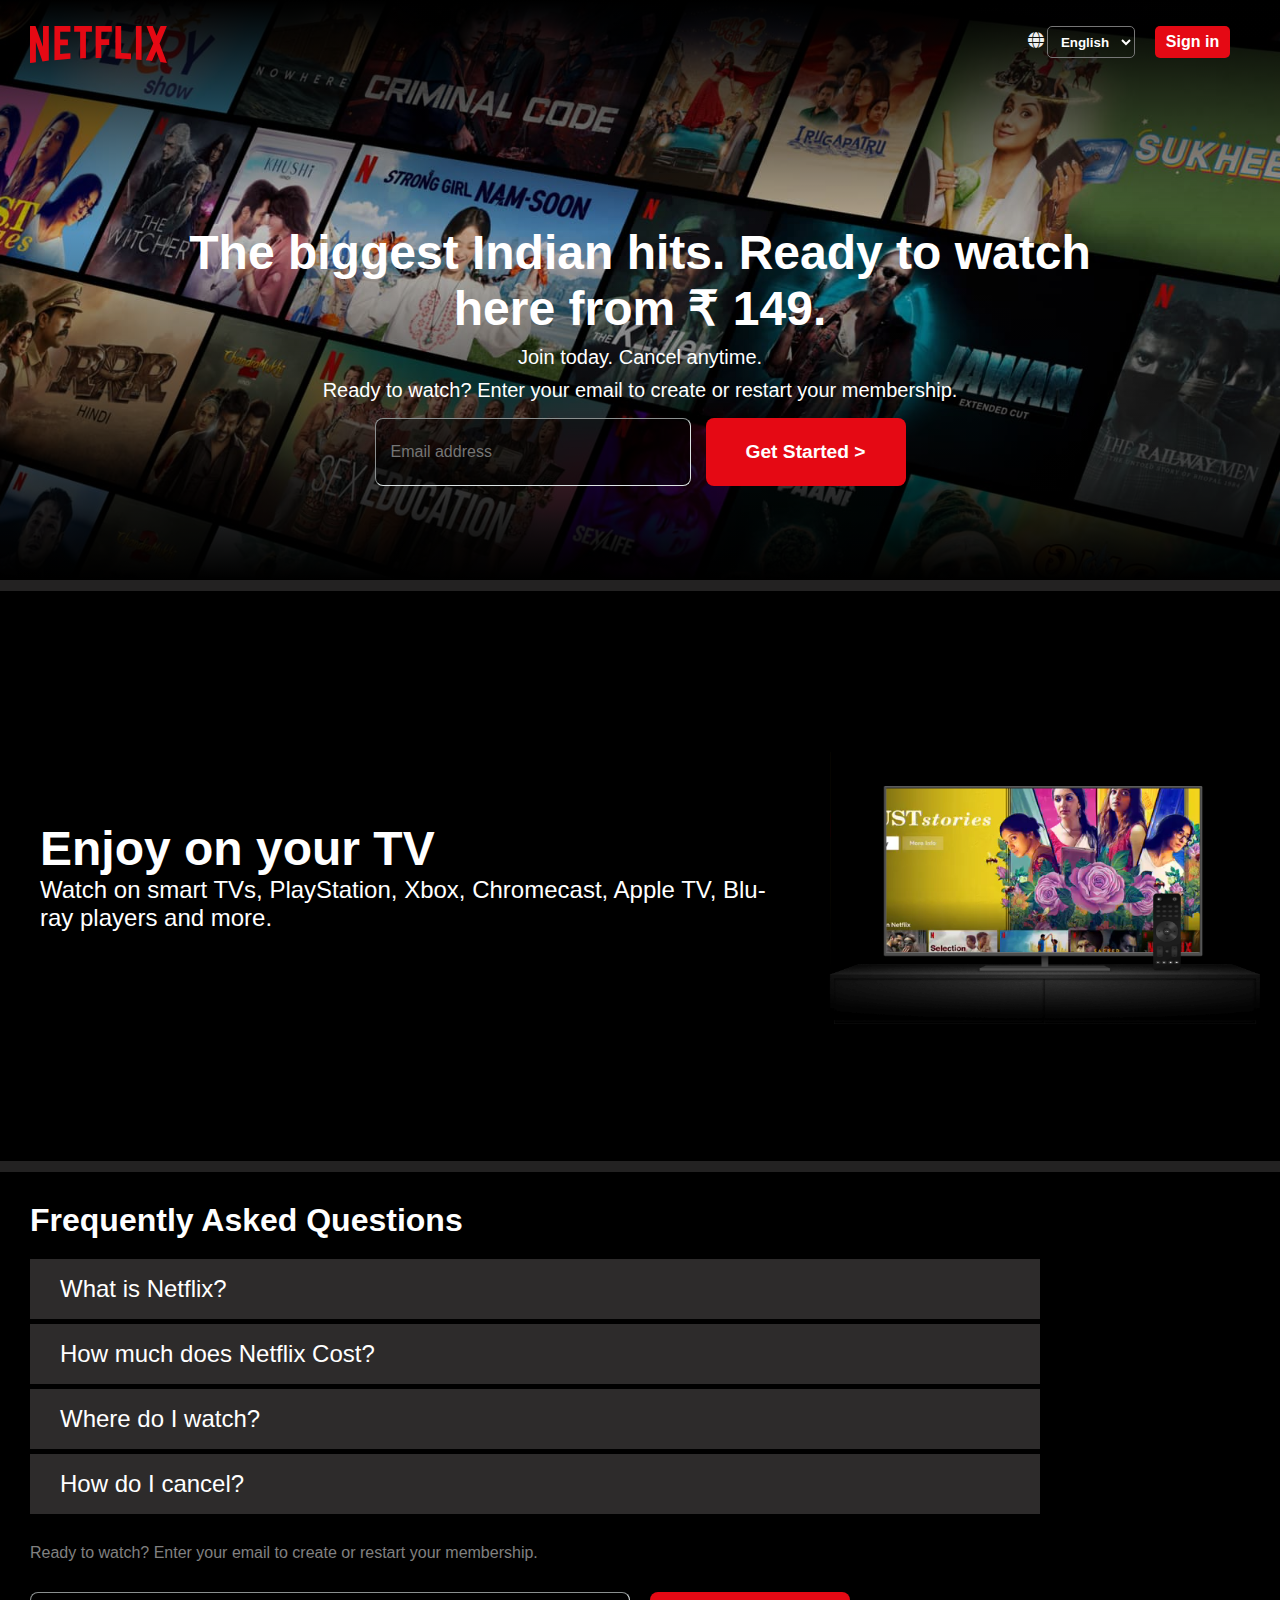
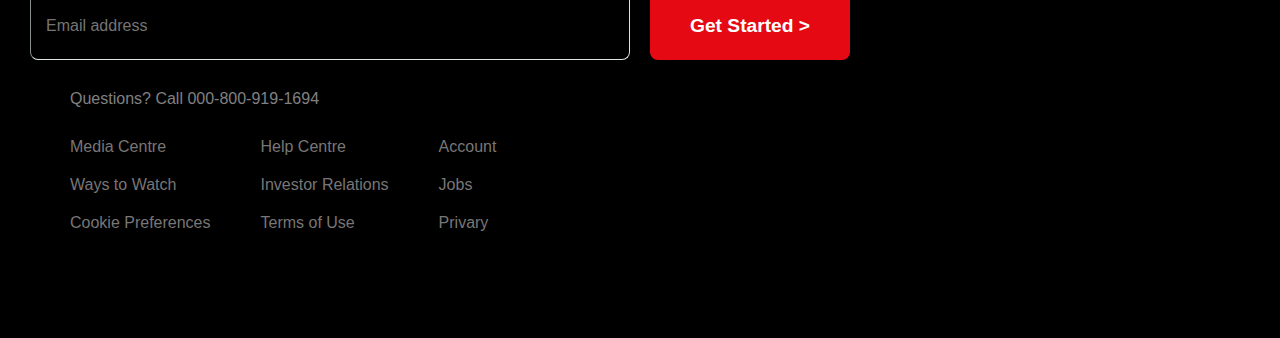
<file: index.html>
<!DOCTYPE html>
<html lang="en">
<head>
    <meta charset="UTF-8">
    <meta name="viewport" content="width=device-width, initial-scale=1.0">
    <title>Netflix India</title>
    <link rel="stylesheet" href="./style2.css">
    <link rel="stylesheet" href="https://cdnjs.cloudflare.com/ajax/libs/font-awesome/6.5.0/css/all.min.css">

</head>
<body>
  
    <div class="container">
        <header>
            <div class="left-head"><svg viewBox="0 0 111 30" version="1.1" xmlns="http://www.w3.org/2000/svg" xmlns:xlink="http://www.w3.org/1999/xlink" aria-hidden="true" role="img" class="default-ltr-cache-1d568uk ev1dnif2"><g><path d="M105.06233,14.2806261 L110.999156,30 C109.249227,29.7497422 107.500234,29.4366857 105.718437,29.1554972 L102.374168,20.4686475 L98.9371075,28.4375293 C97.2499766,28.1563408 95.5928391,28.061674 93.9057081,27.8432843 L99.9372012,14.0931671 L94.4680851,-5.68434189e-14 L99.5313525,-5.68434189e-14 L102.593495,7.87421502 L105.874965,-5.68434189e-14 L110.999156,-5.68434189e-14 L105.06233,14.2806261 Z M90.4686475,-5.68434189e-14 L85.8749649,-5.68434189e-14 L85.8749649,27.2499766 C87.3746368,27.3437061 88.9371075,27.4055675 90.4686475,27.5930265 L90.4686475,-5.68434189e-14 Z M81.9055207,26.93692 C77.7186241,26.6557316 73.5307901,26.4064111 69.250164,26.3117443 L69.250164,-5.68434189e-14 L73.9366389,-5.68434189e-14 L73.9366389,21.8745899 C76.6248008,21.9373887 79.3120255,22.1557784 81.9055207,22.2804387 L81.9055207,26.93692 Z M64.2496954,10.6561065 L64.2496954,15.3435186 L57.8442216,15.3435186 L57.8442216,25.9996251 L53.2186709,25.9996251 L53.2186709,-5.68434189e-14 L66.3436123,-5.68434189e-14 L66.3436123,4.68741213 L57.8442216,4.68741213 L57.8442216,10.6561065 L64.2496954,10.6561065 Z M45.3435186,4.68741213 L45.3435186,26.2498828 C43.7810479,26.2498828 42.1876465,26.2498828 40.6561065,26.3117443 L40.6561065,4.68741213 L35.8121661,4.68741213 L35.8121661,-5.68434189e-14 L50.2183897,-5.68434189e-14 L50.2183897,4.68741213 L45.3435186,4.68741213 Z M30.749836,15.5928391 C28.687787,15.5928391 26.2498828,15.5928391 24.4999531,15.6875059 L24.4999531,22.6562939 C27.2499766,22.4678976 30,22.2495079 32.7809542,22.1557784 L32.7809542,26.6557316 L19.812541,27.6876933 L19.812541,-5.68434189e-14 L32.7809542,-5.68434189e-14 L32.7809542,4.68741213 L24.4999531,4.68741213 L24.4999531,10.9991564 C26.3126816,10.9991564 29.0936358,10.9054269 30.749836,10.9054269 L30.749836,15.5928391 Z M4.78114163,12.9684132 L4.78114163,29.3429562 C3.09401069,29.5313525 1.59340144,29.7497422 0,30 L0,-5.68434189e-14 L4.4690224,-5.68434189e-14 L10.562377,17.0315868 L10.562377,-5.68434189e-14 L15.2497891,-5.68434189e-14 L15.2497891,28.061674 C13.5935889,28.3437998 11.906458,28.4375293 10.1246602,28.6868498 L4.78114163,12.9684132 Z"></path></g></svg></div>
            <div class="right-head">
                <div class="select-bar">
                    <div class="logo"><i class="fa-solid fa-globe" style="color: #eeeff2;"></i></div>
                    <div class="lang">
                        <select>
                            <option value="">English</option>
                            <option value="">Hindi</option>
                        </select>
                    </div>
                </div>
                <div class="sign">Sign in</div>
            </div>
        </header>

        <div class="hero1">
            <h1>The biggest Indian hits. Ready to watch </h1>
            <h1> here from ₹ 149.</h1>
            <p>Join today. Cancel anytime.</p>
            <p>Ready to watch? Enter your email to create or restart your membership.</p>
            <div class="email">
                <input type="text" placeholder="Email address">
                <div class="get-started" >Get Started ></div>
            </div>
        </div>
    </div>

    <div class="container2">
        <div class="hero2">
        <div class="heading">
            <h1>Enjoy on your TV</h1>
            <p>Watch on smart TVs, PlayStation, Xbox, Chromecast, Apple TV, Blu-ray players and more.</p>
        </div>
        <div class="photo">
            <img src="./tv.png" alt="tv">
            <div class="vid">
                <video src="./video-tv-in-0819.m4v" controls autoplay muted loop></video>
            </div>
        </div>
       </div>
    </div>

    <div class="container3">
        <div class="hero3">
        <h3>Frequently Asked Questions</h3>
        <ul class="quries">
            <li>What is Netflix?</li>
            <li>How much does Netflix Cost?</li>
            <li>Where do I watch?</li>
            <li>How do I cancel?</li>
        </ul>
        </div>

        <p>Ready to watch? Enter your email to create or restart your membership.</p>
        <div class="mailbutt">
        <div class="mail">
            <input type="text" placeholder="Email address">
        </div>
        <div class="butt">
            Get Started >
        </div>
    </div>

    <footer>
        <p>Questions? Call 000-800-919-1694</p>
        <div class="list">
        <ul>
            <li>Media Centre</li>
            <li>Ways to Watch</li>
            <li>Cookie Preferences</li>
        </ul>
        <ul>
            <li>Help Centre</li>
            <li>Investor Relations</li>
            <li>Terms of Use</li>
        </ul>
        <ul>
            <li> Account</li>
            <li>Jobs</li>
            <li>Privary</li>
        </ul>
    </div>
    </footer>
    </div>
    
</body>
</html>
</file>
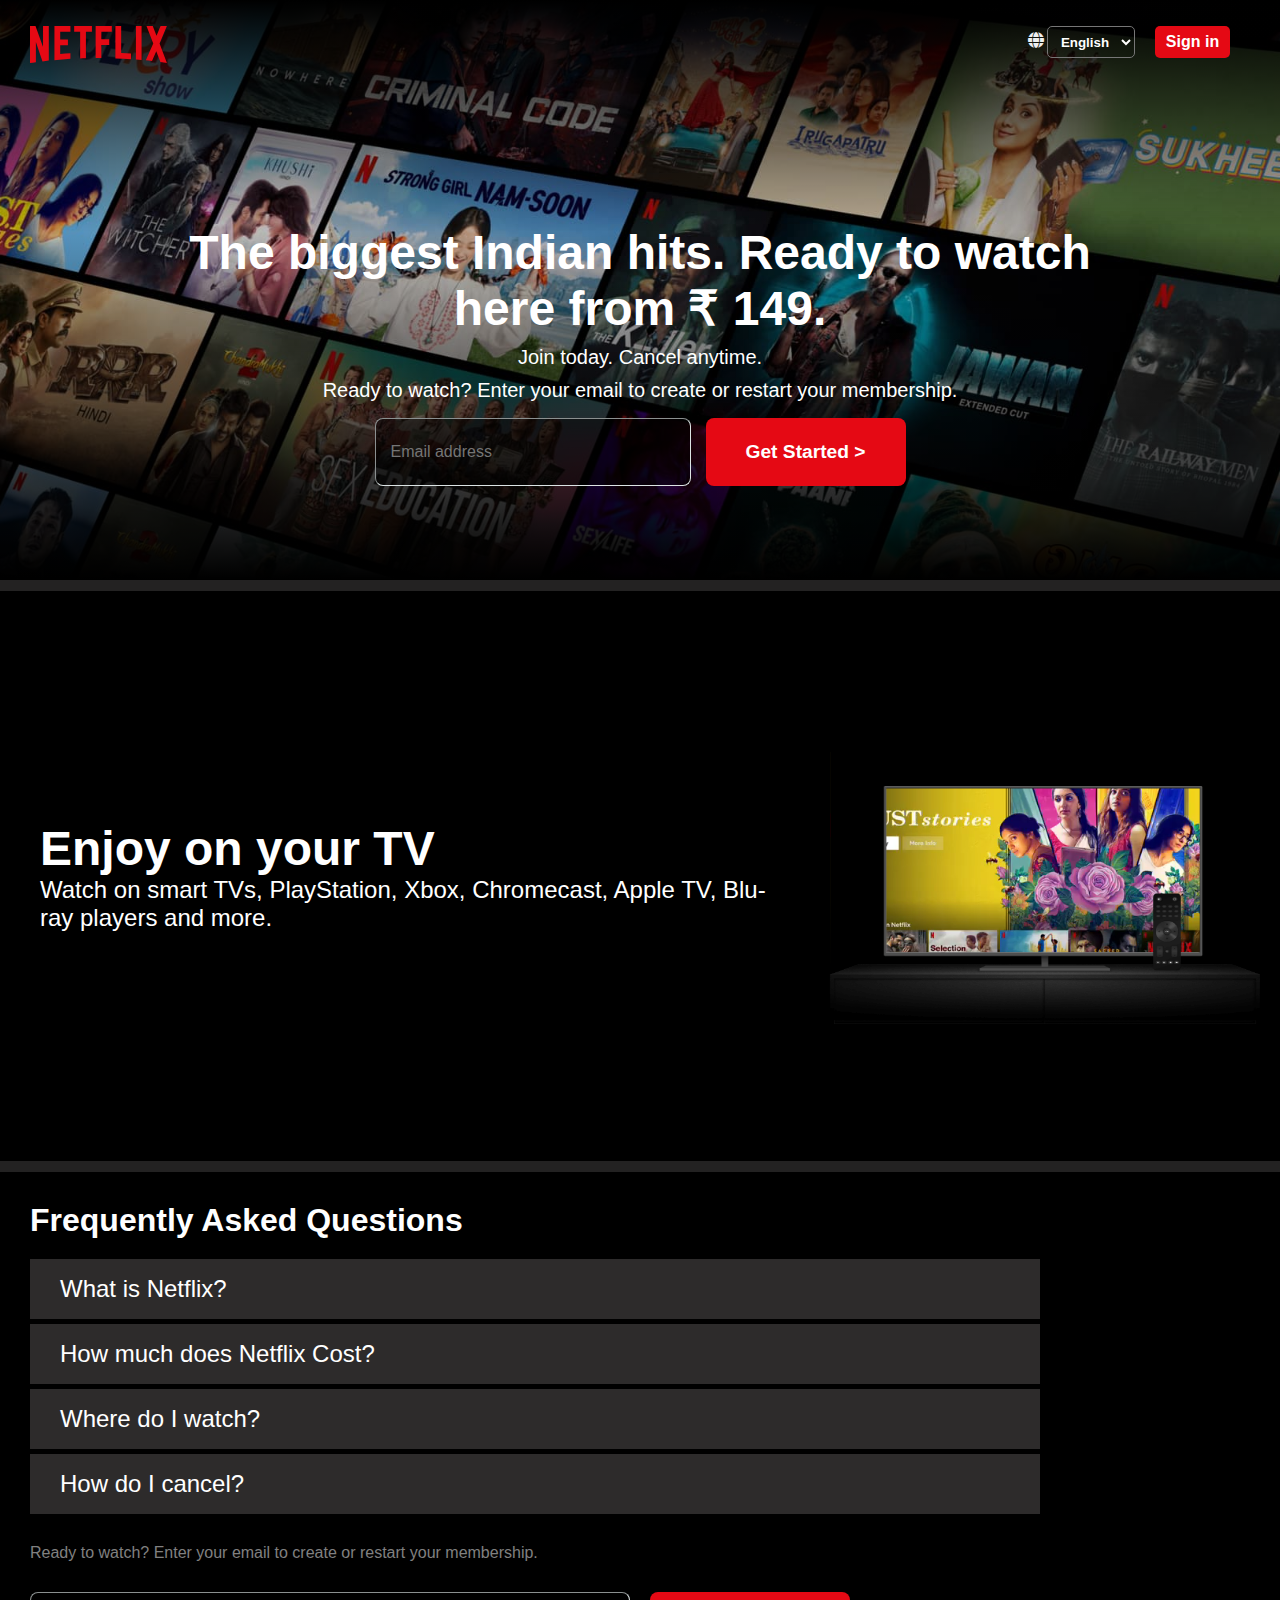
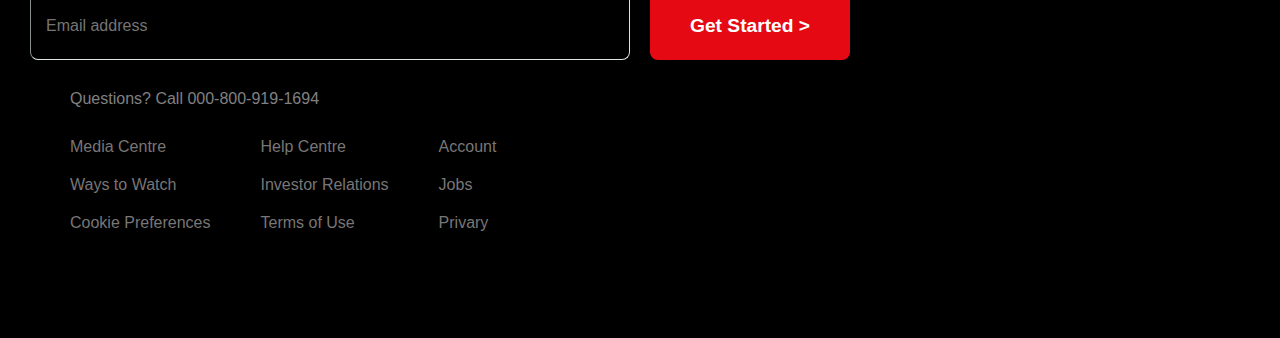
<file: index1.html>
<!DOCTYPE html>
<html lang="en">
<head>
    <meta charset="UTF-8">
    <meta name="viewport" content="width=device-width, initial-scale=1.0">
    <title>Netflix India</title>
    <link rel="stylesheet" href="./style2.css">
    <link rel="stylesheet" href="https://cdnjs.cloudflare.com/ajax/libs/font-awesome/6.5.0/css/all.min.css">

</head>
<body>
  
    <div class="container">
        <header>
            <div class="left-head"><svg viewBox="0 0 111 30" version="1.1" xmlns="http://www.w3.org/2000/svg" xmlns:xlink="http://www.w3.org/1999/xlink" aria-hidden="true" role="img" class="default-ltr-cache-1d568uk ev1dnif2"><g><path d="M105.06233,14.2806261 L110.999156,30 C109.249227,29.7497422 107.500234,29.4366857 105.718437,29.1554972 L102.374168,20.4686475 L98.9371075,28.4375293 C97.2499766,28.1563408 95.5928391,28.061674 93.9057081,27.8432843 L99.9372012,14.0931671 L94.4680851,-5.68434189e-14 L99.5313525,-5.68434189e-14 L102.593495,7.87421502 L105.874965,-5.68434189e-14 L110.999156,-5.68434189e-14 L105.06233,14.2806261 Z M90.4686475,-5.68434189e-14 L85.8749649,-5.68434189e-14 L85.8749649,27.2499766 C87.3746368,27.3437061 88.9371075,27.4055675 90.4686475,27.5930265 L90.4686475,-5.68434189e-14 Z M81.9055207,26.93692 C77.7186241,26.6557316 73.5307901,26.4064111 69.250164,26.3117443 L69.250164,-5.68434189e-14 L73.9366389,-5.68434189e-14 L73.9366389,21.8745899 C76.6248008,21.9373887 79.3120255,22.1557784 81.9055207,22.2804387 L81.9055207,26.93692 Z M64.2496954,10.6561065 L64.2496954,15.3435186 L57.8442216,15.3435186 L57.8442216,25.9996251 L53.2186709,25.9996251 L53.2186709,-5.68434189e-14 L66.3436123,-5.68434189e-14 L66.3436123,4.68741213 L57.8442216,4.68741213 L57.8442216,10.6561065 L64.2496954,10.6561065 Z M45.3435186,4.68741213 L45.3435186,26.2498828 C43.7810479,26.2498828 42.1876465,26.2498828 40.6561065,26.3117443 L40.6561065,4.68741213 L35.8121661,4.68741213 L35.8121661,-5.68434189e-14 L50.2183897,-5.68434189e-14 L50.2183897,4.68741213 L45.3435186,4.68741213 Z M30.749836,15.5928391 C28.687787,15.5928391 26.2498828,15.5928391 24.4999531,15.6875059 L24.4999531,22.6562939 C27.2499766,22.4678976 30,22.2495079 32.7809542,22.1557784 L32.7809542,26.6557316 L19.812541,27.6876933 L19.812541,-5.68434189e-14 L32.7809542,-5.68434189e-14 L32.7809542,4.68741213 L24.4999531,4.68741213 L24.4999531,10.9991564 C26.3126816,10.9991564 29.0936358,10.9054269 30.749836,10.9054269 L30.749836,15.5928391 Z M4.78114163,12.9684132 L4.78114163,29.3429562 C3.09401069,29.5313525 1.59340144,29.7497422 0,30 L0,-5.68434189e-14 L4.4690224,-5.68434189e-14 L10.562377,17.0315868 L10.562377,-5.68434189e-14 L15.2497891,-5.68434189e-14 L15.2497891,28.061674 C13.5935889,28.3437998 11.906458,28.4375293 10.1246602,28.6868498 L4.78114163,12.9684132 Z"></path></g></svg></div>
            <div class="right-head">
                <div class="select-bar">
                    <div class="logo"><i class="fa-solid fa-globe" style="color: #eeeff2;"></i></div>
                    <div class="lang">
                        <select>
                            <option value="">English</option>
                            <option value="">Hindi</option>
                        </select>
                    </div>
                </div>
                <div class="sign">Sign in</div>
            </div>
        </header>

        <div class="hero1">
            <h1>The biggest Indian hits. Ready to watch </h1>
            <h1> here from ₹ 149.</h1>
            <p>Join today. Cancel anytime.</p>
            <p>Ready to watch? Enter your email to create or restart your membership.</p>
            <div class="email">
                <input type="text" placeholder="Email address">
                <div class="get-started" >Get Started ></div>
            </div>
        </div>
    </div>

    <div class="container2">
        <div class="hero2">
        <div class="heading">
            <h1>Enjoy on your TV</h1>
            <p>Watch on smart TVs, PlayStation, Xbox, Chromecast, Apple TV, Blu-ray players and more.</p>
        </div>
        <div class="photo">
            <img src="./tv.png" alt="tv">
            <div class="vid">
                <video src="./video-tv-in-0819.m4v" controls autoplay muted loop></video>
            </div>
        </div>
       </div>
    </div>

    <div class="container3">
        <div class="hero3">
        <h3>Frequently Asked Questions</h3>
        <ul class="quries">
            <li>What is Netflix?</li>
            <li>How much does Netflix Cost?</li>
            <li>Where do I watch?</li>
            <li>How do I cancel?</li>
        </ul>
        </div>

        <p>Ready to watch? Enter your email to create or restart your membership.</p>
        <div class="mailbutt">
        <div class="mail">
            <input type="text" placeholder="Email address">
        </div>
        <div class="butt">
            Get Started >
        </div>
    </div>

    <footer>
        <p>Questions? Call 000-800-919-1694</p>
        <div class="list">
        <ul>
            <li>Media Centre</li>
            <li>Ways to Watch</li>
            <li>Cookie Preferences</li>
        </ul>
        <ul>
            <li>Help Centre</li>
            <li>Investor Relations</li>
            <li>Terms of Use</li>
        </ul>
        <ul>
            <li> Account</li>
            <li>Jobs</li>
            <li>Privary</li>
        </ul>
    </div>
    </footer>
    </div>
    
</body>
</html>
</file>
<file: style2.css>
*{
    padding: 0;
    margin: 0;
    box-sizing: border-box;
}

body{
    background-color: rgb(35, 34, 34);
    font-family: 'Helvetica Neue',Helvetica,Arial,sans-serif;
}

.container{
   height: 580px;
  
}

.hero1{
    background-image: 
    linear-gradient(
    to top,
    rgba(0, 0, 0, 1) 0,   /* Increase the alpha value for more darkness */
    rgba(0, 0, 0, 0) 60%,   /* Leave the alpha value as it is */
    rgba(0, 0, 0, 1) 100% /* Increase the alpha value for more darkness */
    ),
    url("./netback.jpeg");

    height: 100%;
    background-size: 125%; /* Adjust as needed */
    background-position: center; /* Adjust as needed */
}

header{
    display: grid;
    grid-template-columns: 1fr 1fr;
    padding-top: 26px;
    padding-left: 30px;
    padding-right: 50px;
    position: absolute;
    width: 100%;
}

.left-head{
    fill: #E50914;
    height: 37px;
    width: 88px;
}

.left-head svg{
    height: 100%;
}

.right-head{
    display: flex;
    gap: 20px;
    height: 40px;
    text-align: right;
    justify-content: end;
}

.select-bar{
    display: flex;
    height: 32px;
    
}

.lang{
    height: 32px;
    width: 118px;
    padding-left: 30px;
}

select{
    color: white;
    background-color: transparent;
    height: 100%;
    font-weight: 800;
    border-radius: 5px;
    width: 100%;
    text-align: center;
}

.logo{
    position: relative;
    top: 6px;
    left: 27px;
}

option{
    position: relative;
    left: 20px;
}

.sign{
    width: 75px;
    height: 32px;
    color: white;
    font-weight: bold;
    background-color: #E50914;
    text-align: center;
    line-height: 32px;
    border-radius: 5px;
    display: inline-block;
}

.hero1{
    color: white;
    display: flex;
    align-items: center;
    flex-direction: column;
    align-items: center;
    justify-content: center;
    padding-top: 130px;
}

.hero1 h1{
    font-size: xxx-large;
    font-weight: 700;
}

.hero1 p{
    font-weight: 400;
    font-size: 1.25rem;
    margin-top: 10px;
}

.email{
    display: flex;
    margin-top: 16px;
    justify-content: center;
    gap: 15px;
}

.email input{
    width: 316px;
    height: 68px;
    font-size: medium;
    font-weight: 300;
    border-radius: 8px;
    background-color:rgba(0, 0, 0, 0.5);;
    border-color: rgb(220, 228, 228);
    border-width: 0.5px;
    padding-left: 15px;
}

.get-started{
    width: 200px;
    height: 68px;
    background-color: #E50914;
    color: white;
    font-weight:bold;
    border-radius: 8px;
    text-align: center;
    line-height: 68px;
    font-size: larger;
}

.container2{
    height: 570px;
    color: white;
    display: flex;
    align-items: center;
    justify-content: center;
    margin-top: 11px;
    background-color: black;
    z-index: -1;
}

.hero2{
    display: flex;
    justify-content: center;
    align-items: center;
}

.photo{
    display: flex;
    width: 50%;
    justify-content: center;
    padding-left: 30px;
    
}

.photo img{
    height: 300px;
    width: 430px;
    z-index: 5;
}

.heading{
    padding-left: 40px;
}

.heading h1{
    font-size: 3rem;
    font-weight: 900;
}

.heading p{
    font-size: 1.5rem;
    font-weight: 400;
}

.vid{
    position: absolute;
    height: 300px;
    width: 430px;
    z-index: 0;
}

.vid video{
    height: 88%;
    width: 88%;
}

.container3{
    background-color: black;
    margin-top: 11px;
}

.hero3{
    color: white;
}

.hero3 h3{
    font-size: xx-large;
    margin-bottom: 20px;
    padding-top: 30px;
    padding-left: 30px;
}

.quries{
    color: white;
    font-size: x-large;
    list-style-type: none;
}

.quries li{
    height: 60px;
    background-color:  rgb(45, 43, 43);
    margin-bottom: 5px;
    line-height: 60px;
    padding-left: 30px;
    margin-left: 30px;
    margin-right: 240px;
}

.container3 p{
    margin-top: 30px;
    margin-left: 30px;
    color: grey;
}

.mail{
    
}

.mail input{
    width: 600px;
    height: 68px;
    font-size: medium;
    font-weight: 300;
    border-radius: 8px;
    background-color:rgba(0, 0, 0, 0.5);;
    border-color: rgb(220, 228, 228);
    border-width: 0.5px;
    padding-left: 15px;
}

.butt{
    width: 200px;
    height: 68px;
    background-color: #E50914;
    color: white;
    font-weight:bold;
    border-radius: 8px;
    text-align: center;
    line-height: 68px;
    font-size: larger;
}

.mailbutt{
    display: flex;
    gap: 20px;
    margin-left: 30px;
    margin-top: 30px;
}

footer{
    padding-left: 40px;
}

.list{
    display: flex;
    height: 200px;
    color: rgb(120, 118, 118);
    gap: 50px;
    margin-left: 30px;
    margin-top: 30px;
}

.list ul{
    list-style-type: none;
}

.list ul li{
    margin-bottom: 20px;
}
</file>
